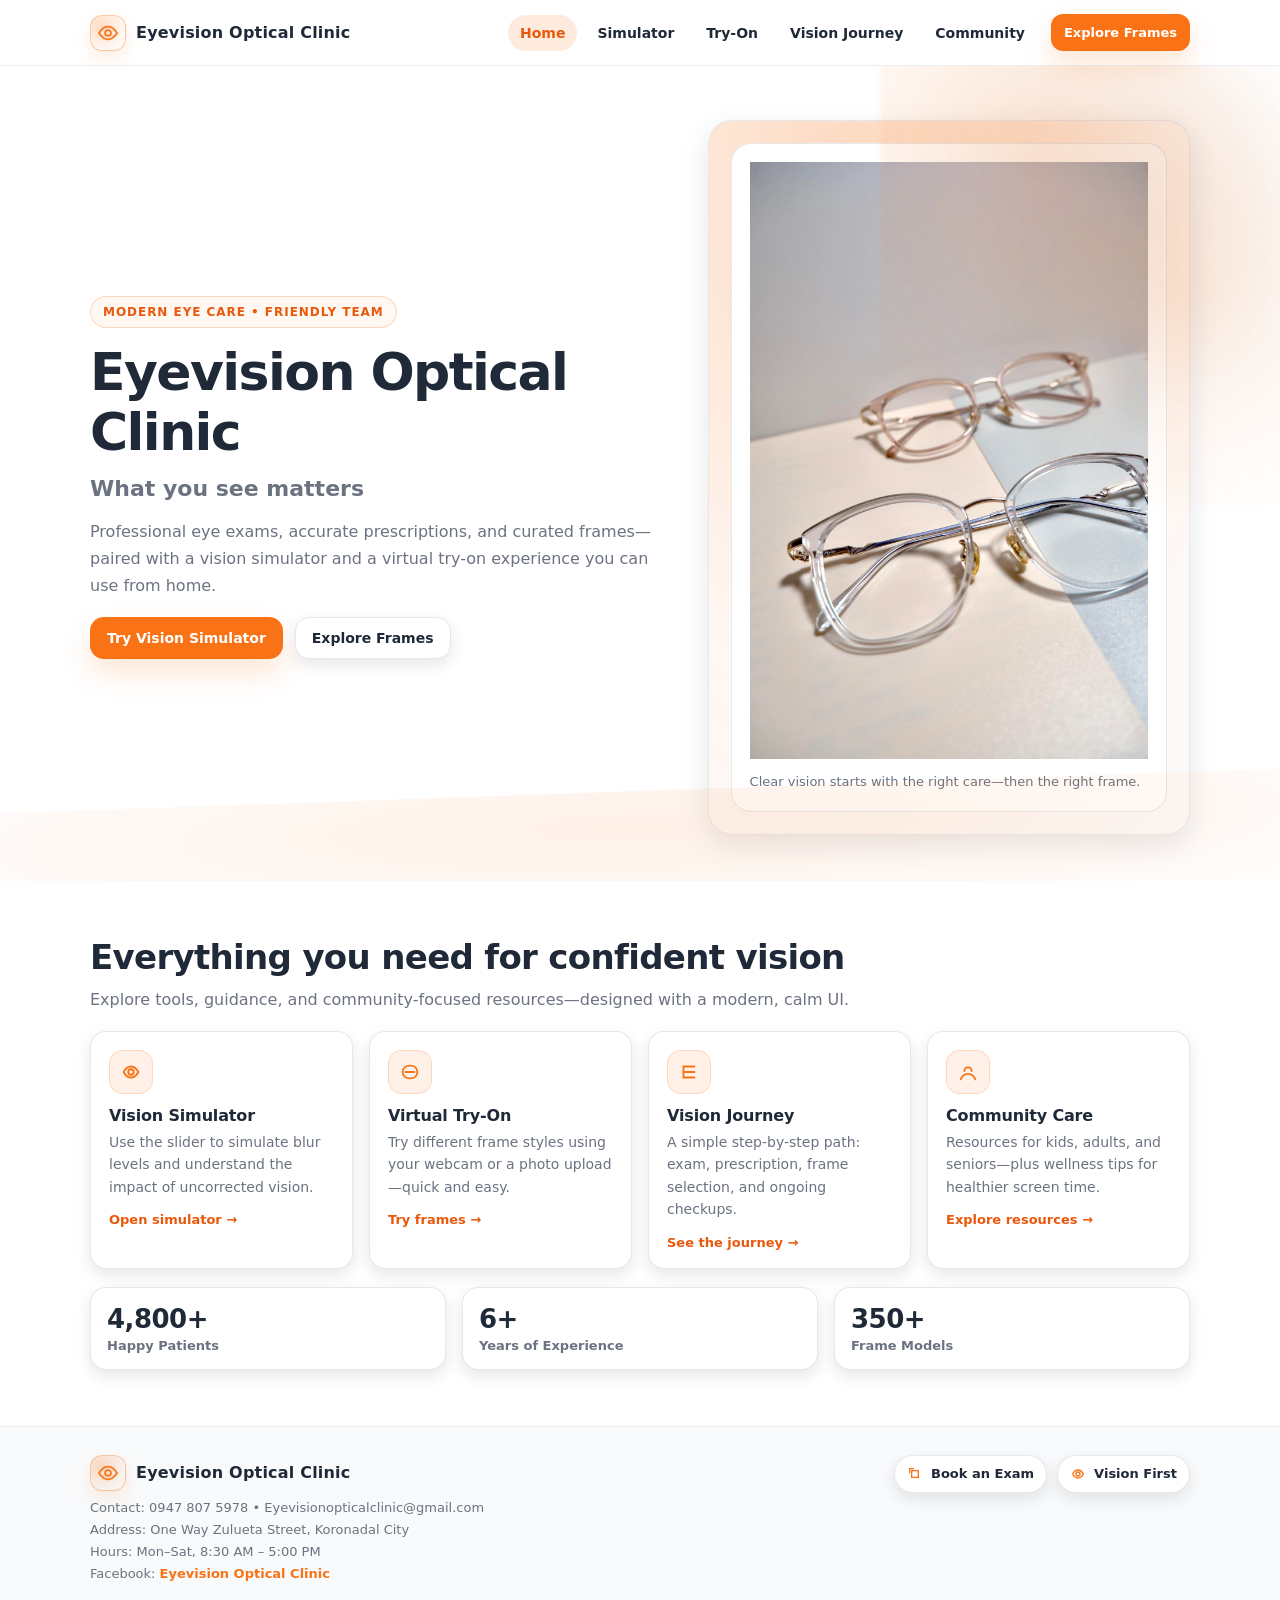
<file: index.html>
<!DOCTYPE html>
<html lang="en">
<head>
    <meta charset="UTF-8">
    <meta name="viewport" content="width=device-width, initial-scale=1.0">
    <title>Eyevision Optical Clinic — What you see matters</title>
    <meta name="description" content="Eyevision Optical Clinic — modern eye care, vision simulator, and virtual try-on for frames. What you see matters.">
    <link rel="stylesheet" href="style.css">
    <link rel="icon" type="image/png" sizes="32x32" href="images/favicon.png">


</head>
<body>
    <header class="nav">
        <div class="container nav-inner">
            <a class="brand" href="index.html" aria-label="Eyevision Optical Clinic home">
                <span class="brand-badge" aria-hidden="true">
                    <svg viewBox="0 0 24 24" fill="none">
                        <path d="M2.2 12s3.6-7 9.8-7 9.8 7 9.8 7-3.6 7-9.8 7S2.2 12 2.2 12Z" stroke="rgba(249,115,22,.95)" stroke-width="2"/>
                        <path d="M12 15.2a3.2 3.2 0 1 0 0-6.4 3.2 3.2 0 0 0 0 6.4Z" stroke="rgba(249,115,22,.95)" stroke-width="2"/>
                    </svg>
                </span>
                <span>Eyevision Optical Clinic</span>
            </a>

            <button class="nav-toggle" type="button" aria-label="Open menu" aria-expanded="false" data-nav-toggle>
                <svg viewBox="0 0 24 24" fill="none" aria-hidden="true">
                    <path d="M4 7h16M4 12h16M4 17h16" stroke="#1F2937" stroke-width="2" stroke-linecap="round"/>
                </svg>
            </button>

            <nav class="nav-links" data-nav-menu>
                <a class="nav-link" data-nav href="index.html">Home</a>
                <a class="nav-link" data-nav href="simulator.html">Simulator</a>
                <a class="nav-link" data-nav href="tryon.html">Try-On</a>
                <a class="nav-link" data-nav href="journey.html">Vision Journey</a>
                <a class="nav-link" data-nav href="community.html">Community</a>
                <a class="btn btn-primary btn-sm nav-cta" href="tryon.html">Explore Frames</a>
            </nav>
        </div>
    </header>

    <main>
        <section class="hero">
            <div class="hero-bubbles" aria-hidden="true"></div>
            <div class="hero-wave" aria-hidden="true"></div>

            <div class="container hero-grid">
                <div>
                    <div class="kicker">Modern eye care • Friendly team</div>
                    <h1>Eyevision Optical Clinic</h1>
                    <p class="motto">What you see matters</p>
                    <p>
                        Professional eye exams, accurate prescriptions, and curated frames—paired with a vision simulator and a virtual try-on experience you can use from home.
                    </p>
                    <div class="hero-actions">
                        <a class="btn btn-primary" href="simulator.html">Try Vision Simulator</a>
                        <a class="btn btn-outline" href="tryon.html">Explore Frames</a>
                    </div>
                </div>

                <div class="hero-art" aria-label="Illustration">
                    <div class="art-inner">
                        <img
                            alt="Eye and glasses illustration"
                            src="images\eyeglass.jpg"
                            loading="lazy"
                        >
                        <p class="hint" style="margin:12px 0 0;">
                            Clear vision starts with the right care—then the right frame.
                        </p>
                    </div>
                </div>
            </div>
        </section>

        <section class="section">
            <div class="container">
                <h2 class="section-title">Everything you need for confident vision</h2>
                <p class="section-subtitle">Explore tools, guidance, and community-focused resources—designed with a modern, calm UI.</p>

                <div class="grid cols-4" style="margin-top:18px;">
                    <a class="card" href="simulator.html">
                        <div class="icon" aria-hidden="true">
                            <svg viewBox="0 0 24 24" fill="none">
                                <path d="M4 12s3-6 8-6 8 6 8 6-3 6-8 6-8-6-8-6Z" stroke="#F97316" stroke-width="2"/>
                                <path d="M12 15a3 3 0 1 0 0-6 3 3 0 0 0 0 6Z" stroke="#F97316" stroke-width="2"/>
                            </svg>
                        </div>
                        <h3>Vision Simulator</h3>
                        <p>Use the slider to simulate blur levels and understand the impact of uncorrected vision.</p>
                        <div class="meta">Open simulator →</div>
                    </a>

                    <a class="card" href="tryon.html">
                        <div class="icon" aria-hidden="true">
                            <svg viewBox="0 0 24 24" fill="none">
                                <path d="M7 12h10" stroke="#F97316" stroke-width="2" stroke-linecap="round"/>
                                <path d="M4 12c0-4 3-7 8-7s8 3 8 7-3 7-8 7-8-3-8-7Z" stroke="#F97316" stroke-width="2"/>
                            </svg>
                        </div>
                        <h3>Virtual Try-On</h3>
                        <p>Try different frame styles using your webcam or a photo upload—quick and easy.</p>
                        <div class="meta">Try frames →</div>
                    </a>

                    <a class="card" href="journey.html">
                        <div class="icon" aria-hidden="true">
                            <svg viewBox="0 0 24 24" fill="none">
                                <path d="M6 6h12M6 12h12M6 18h12" stroke="#F97316" stroke-width="2" stroke-linecap="round"/>
                                <path d="M6 6v12" stroke="#F97316" stroke-width="2" stroke-linecap="round"/>
                            </svg>
                        </div>
                        <h3>Vision Journey</h3>
                        <p>A simple step-by-step path: exam, prescription, frame selection, and ongoing checkups.</p>
                        <div class="meta">See the journey →</div>
                    </a>

                    <a class="card" href="community.html">
                        <div class="icon" aria-hidden="true">
                            <svg viewBox="0 0 24 24" fill="none">
                                <path d="M16 11a4 4 0 1 0-8 0" stroke="#F97316" stroke-width="2" stroke-linecap="round"/>
                                <path d="M4 20c1.5-4 4.5-6 8-6s6.5 2 8 6" stroke="#F97316" stroke-width="2" stroke-linecap="round"/>
                            </svg>
                        </div>
                        <h3>Community Care</h3>
                        <p>Resources for kids, adults, and seniors—plus wellness tips for healthier screen time.</p>
                        <div class="meta">Explore resources →</div>
                    </a>
                </div>

                <div class="stats">
                    <div class="stat">
                        <div class="num">4,800+</div>
                        <div class="label">Happy Patients</div>
                    </div>
                    <div class="stat">
                        <div class="num">6+</div>
                        <div class="label">Years of Experience</div>
                    </div>
                    <div class="stat">
                        <div class="num">350+</div>
                        <div class="label">Frame Models</div>
                    </div>
                </div>
            </div>
        </section>

        
    </main>

    <footer>
        <div class="container footer-grid">
            <div>
                <div class="brand" style="gap:10px;">
                    <span class="brand-badge" aria-hidden="true">
                        <svg viewBox="0 0 24 24" fill="none">
                            <path d="M2.2 12s3.6-7 9.8-7 9.8 7 9.8 7-3.6 7-9.8 7S2.2 12 2.2 12Z" stroke="rgba(249,115,22,.95)" stroke-width="2"/>
                            <path d="M12 15.2a3.2 3.2 0 1 0 0-6.4 3.2 3.2 0 0 0 0 6.4Z" stroke="rgba(249,115,22,.95)" stroke-width="2"/>
                        </svg>
                    </span>
                    <span>Eyevision Optical Clinic</span>
                </div>
                <div class="footer-note">
                    Contact: 0947 807 5978 • Eyevisionopticalclinic@gmail.com<br>
                    Address: One Way Zulueta Street, Koronadal City<br>
                    Hours: Mon–Sat, 8:30 AM – 5:00 PM<br>
                    Facebook: <a href="https://www.facebook.com/eyevision.kor" target="_blank">Eyevision Optical Clinic</a>
                </div>
            </div>
            <div class="footer-links">
                <span class="chip">
                    <svg viewBox="0 0 24 24" fill="none" aria-hidden="true">
                        <path d="M7 7h10v10H7V7Z" stroke="#F97316" stroke-width="2"/>
                        <path d="M4 10V4h6" stroke="#F97316" stroke-width="2" stroke-linecap="round"/>
                    </svg>
                    Book an Exam
                </span>
                <span class="chip">
                    <svg viewBox="0 0 24 24" fill="none" aria-hidden="true">
                        <path d="M4 12s3-6 8-6 8 6 8 6-3 6-8 6-8-6-8-6Z" stroke="#F97316" stroke-width="2"/>
                        <path d="M12 15a3 3 0 1 0 0-6 3 3 0 0 0 0 6Z" stroke="#F97316" stroke-width="2"/>
                    </svg>
                    Vision First
                </span>
            </div>
        </div>
    </footer>

    <script src="script.js"></script>
</body>
</html>
</file>
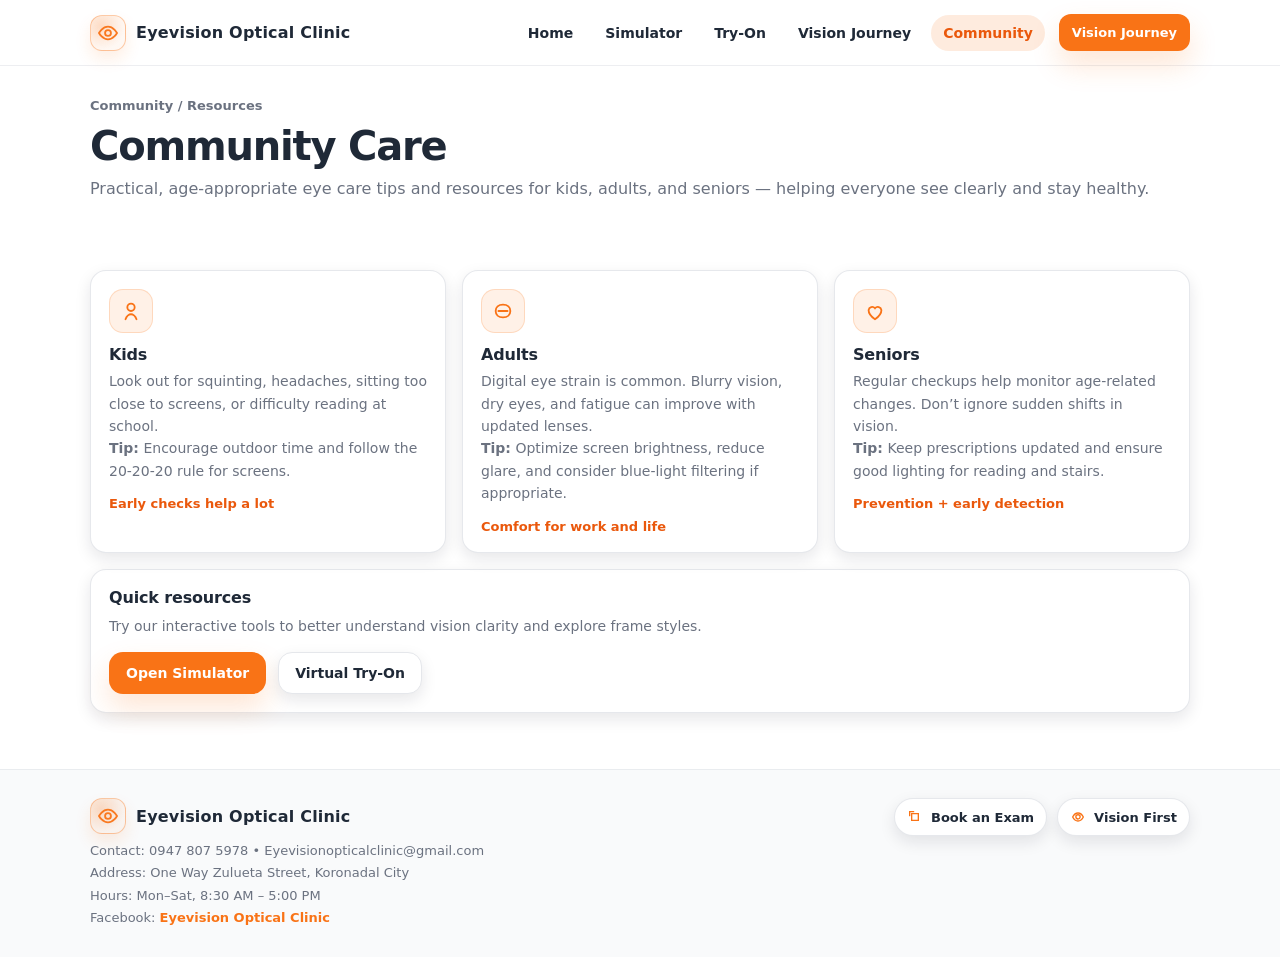
<file: community.html>
<!DOCTYPE html>
<html lang="en">
<head>
  <meta charset="UTF-8">
  <meta name="viewport" content="width=device-width, initial-scale=1.0">
  <title>Community Care — Eyevision Optical Clinic</title>
  <meta name="description" content="Eye care resources for kids, adults, and seniors — community-focused guidance from Eyevision Optical Clinic.">
  <link rel="stylesheet" href="style.css">
  <link rel="icon" type="image/png" sizes="32x32" href="images/favicon.png">
</head>
<body>
  <header class="nav">
    <div class="container nav-inner">
      <a class="brand" href="index.html" aria-label="Eyevision Optical Clinic home">
        <span class="brand-badge" aria-hidden="true">
          <svg viewBox="0 0 24 24" fill="none">
            <path d="M2.2 12s3.6-7 9.8-7 9.8 7 9.8 7-3.6 7-9.8 7S2.2 12 2.2 12Z" stroke="rgba(249,115,22,.95)" stroke-width="2"/>
            <path d="M12 15.2a3.2 3.2 0 1 0 0-6.4 3.2 3.2 0 0 0 0 6.4Z" stroke="rgba(249,115,22,.95)" stroke-width="2"/>
          </svg>
        </span>
        <span>Eyevision Optical Clinic</span>
      </a>

      <button class="nav-toggle" type="button" aria-label="Open menu" aria-expanded="false" data-nav-toggle>
        <svg viewBox="0 0 24 24" fill="none" aria-hidden="true">
          <path d="M4 7h16M4 12h16M4 17h16" stroke="#1F2937" stroke-width="2" stroke-linecap="round"/>
        </svg>
      </button>

      <nav class="nav-links" data-nav-menu>
        <a class="nav-link" data-nav href="index.html">Home</a>
        <a class="nav-link" data-nav href="simulator.html">Simulator</a>
        <a class="nav-link" data-nav href="tryon.html">Try-On</a>
        <a class="nav-link" data-nav href="journey.html">Vision Journey</a>
        <a class="nav-link" data-nav href="community.html">Community</a>
        <a class="btn btn-primary btn-sm nav-cta" href="journey.html">Vision Journey</a>
      </nav>
    </div>
  </header>

  <main>
    <section class="page-head">
      <div class="container">
        <div class="crumb">Community / Resources</div>
        <h1>Community Care</h1>
        <p>Practical, age‑appropriate eye care tips and resources for kids, adults, and seniors — helping everyone see clearly and stay healthy.</p>
      </div>
    </section>

    <section class="section">
      <div class="container">
        <div class="grid cols-3">
          <div class="card">
            <div class="icon" aria-hidden="true">
              <svg viewBox="0 0 24 24" fill="none">
                <path d="M12 12a4 4 0 1 0-4-4 4 4 0 0 0 4 4Z" stroke="#F97316" stroke-width="2"/>
                <path d="M6 21c1.2-3.6 4.2-5.5 6-5.5s4.8 1.9 6 5.5" stroke="#F97316" stroke-width="2" stroke-linecap="round"/>
              </svg>
            </div>
            <h3>Kids</h3>
            <p>Look out for squinting, headaches, sitting too close to screens, or difficulty reading at school.</p>
            <p class="hint"><b>Tip:</b> Encourage outdoor time and follow the 20‑20‑20 rule for screens.</p>
            <div class="meta">Early checks help a lot</div>
          </div>

          <div class="card">
            <div class="icon" aria-hidden="true">
              <svg viewBox="0 0 24 24" fill="none">
                <path d="M7 12h10" stroke="#F97316" stroke-width="2" stroke-linecap="round"/>
                <path d="M4 12c0-4 3-7 8-7s8 3 8 7-3 7-8 7-8-3-8-7Z" stroke="#F97316" stroke-width="2"/>
              </svg>
            </div>
            <h3>Adults</h3>
            <p>Digital eye strain is common. Blurry vision, dry eyes, and fatigue can improve with updated lenses.</p>
            <p class="hint"><b>Tip:</b> Optimize screen brightness, reduce glare, and consider blue‑light filtering if appropriate.</p>
            <div class="meta">Comfort for work and life</div>
          </div>

          <div class="card">
            <div class="icon" aria-hidden="true">
              <svg viewBox="0 0 24 24" fill="none">
                <path d="M12 21s7-4.5 7-10a4 4 0 0 0-7-2 4 4 0 0 0-7 2c0 5.5 7 10 7 10Z" stroke="#F97316" stroke-width="2"/>
              </svg>
            </div>
            <h3>Seniors</h3>
            <p>Regular checkups help monitor age‑related changes. Don’t ignore sudden shifts in vision.</p>
            <p class="hint"><b>Tip:</b> Keep prescriptions updated and ensure good lighting for reading and stairs.</p>
            <div class="meta">Prevention + early detection</div>
          </div>
        </div>

        <div class="card" style="margin-top:16px;">
          <h3 style="margin:0 0 8px;">Quick resources</h3>
          <p style="margin:0; color:var(--muted); line-height:1.7;">
            Try our interactive tools to better understand vision clarity and explore frame styles.
          </p>
          <div style="display:flex; gap:12px; flex-wrap:wrap; margin-top:14px;">
            <a class="btn btn-primary" href="simulator.html">Open Simulator</a>
            <a class="btn btn-outline" href="tryon.html">Virtual Try‑On</a>
          </div>
        </div>
      </div>
    </section>
  </main>

  <footer>
    <div class="container footer-grid">
      <div>
        <div class="brand" style="gap:10px;">
          <span class="brand-badge" aria-hidden="true">
            <svg viewBox="0 0 24 24" fill="none">
              <path d="M2.2 12s3.6-7 9.8-7 9.8 7 9.8 7-3.6 7-9.8 7S2.2 12 2.2 12Z" stroke="rgba(249,115,22,.95)" stroke-width="2"/>
              <path d="M12 15.2a3.2 3.2 0 1 0 0-6.4 3.2 3.2 0 0 0 0 6.4Z" stroke="rgba(249,115,22,.95)" stroke-width="2"/>
            </svg>
          </span>
          <span>Eyevision Optical Clinic</span>
        </div>
        <div class="footer-note">
          Contact: 0947 807 5978 • Eyevisionopticalclinic@gmail.com<br>
          Address: One Way Zulueta Street, Koronadal City<br>
          Hours: Mon–Sat, 8:30 AM – 5:00 PM<br>
          Facebook: <a href="https://www.facebook.com/eyevision.kor" target="_blank">Eyevision Optical Clinic</a>
        </div>
      </div>
      <div class="footer-links">
        <span class="chip">
          <svg viewBox="0 0 24 24" fill="none" aria-hidden="true">
            <path d="M7 7h10v10H7V7Z" stroke="#F97316" stroke-width="2"/>
            <path d="M4 10V4h6" stroke="#F97316" stroke-width="2" stroke-linecap="round"/>
          </svg>
          Book an Exam
        </span>
        <span class="chip">
          <svg viewBox="0 0 24 24" fill="none" aria-hidden="true">
            <path d="M4 12s3-6 8-6 8 6 8 6-3 6-8 6-8-6-8-6Z" stroke="#F97316" stroke-width="2"/>
            <path d="M12 15a3 3 0 1 0 0-6.4 3.2 3.2 0 0 0 0 6.4Z" stroke="#F97316" stroke-width="2"/>
          </svg>
          Vision First
        </span>
      </div>
    </div>
  </footer>

  <script src="script.js"></script>
</body>
</html>
</file>
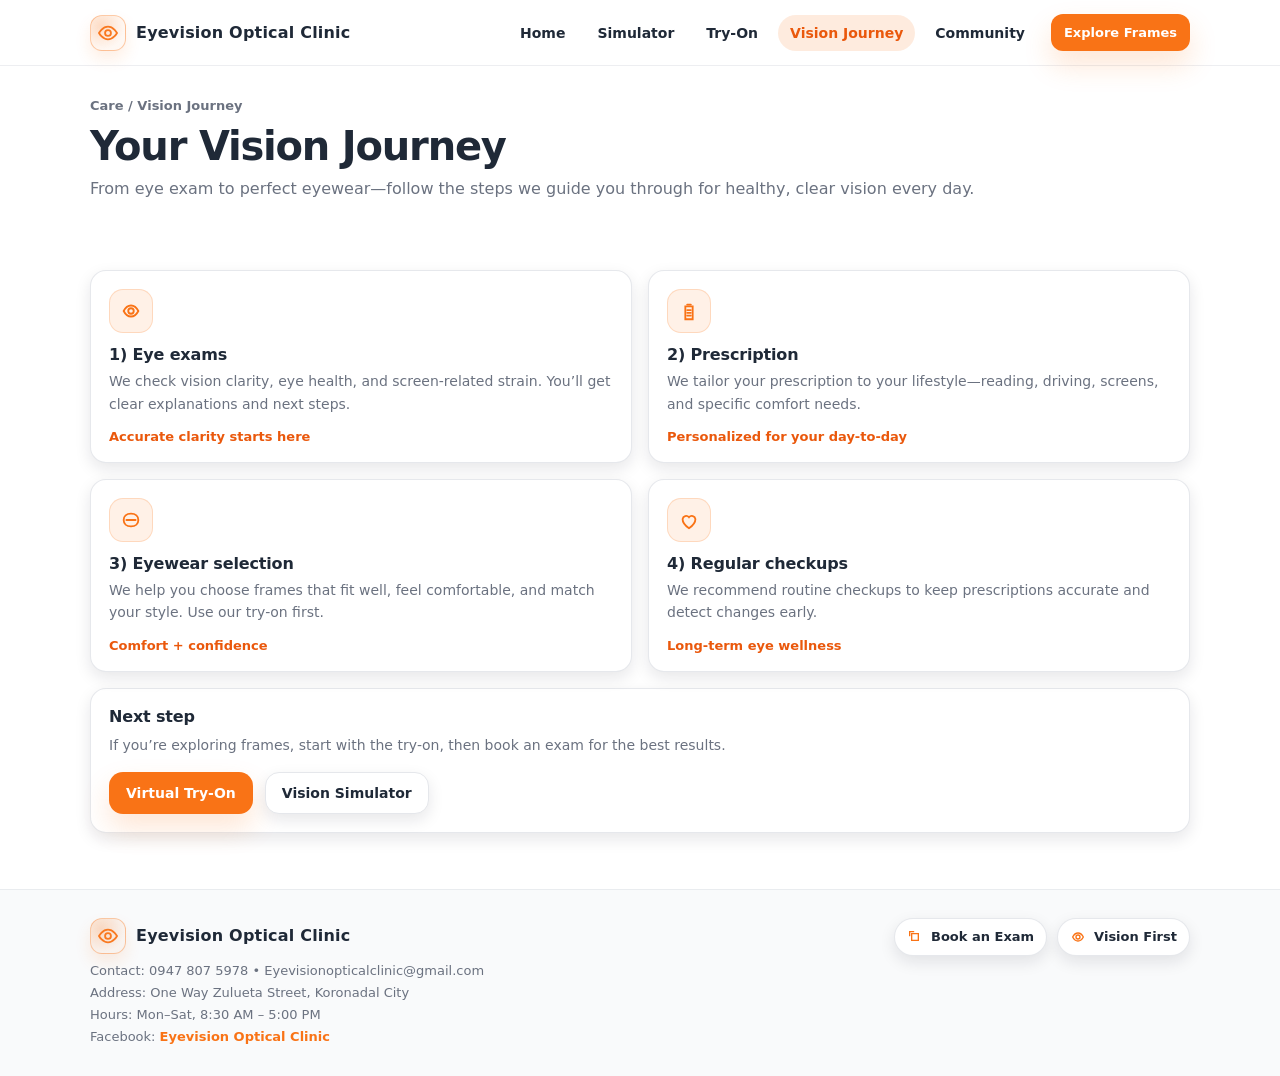
<file: journey.html>
<!DOCTYPE html>
<html lang="en">
<head>
  <meta charset="UTF-8">
  <meta name="viewport" content="width=device-width, initial-scale=1.0">
  <title>Vision Journey — Eyevision Optical Clinic</title>
  <meta name="description" content="A step-by-step vision care journey: exams, prescription, eyewear selection, and regular checkups.">
  <link rel="stylesheet" href="style.css">
  <link rel="icon" type="image/png" sizes="32x32" href="images/favicon.png">
</head>
<body>
  <header class="nav">
    <div class="container nav-inner">
      <a class="brand" href="index.html" aria-label="Eyevision Optical Clinic home">
        <span class="brand-badge" aria-hidden="true">
          <svg viewBox="0 0 24 24" fill="none">
            <path d="M2.2 12s3.6-7 9.8-7 9.8 7 9.8 7-3.6 7-9.8 7S2.2 12 2.2 12Z" stroke="rgba(249,115,22,.95)" stroke-width="2"/>
            <path d="M12 15.2a3.2 3.2 0 1 0 0-6.4 3.2 3.2 0 0 0 0 6.4Z" stroke="rgba(249,115,22,.95)" stroke-width="2"/>
          </svg>
        </span>
        <span>Eyevision Optical Clinic</span>
      </a>

      <button class="nav-toggle" type="button" aria-label="Open menu" aria-expanded="false" data-nav-toggle>
        <svg viewBox="0 0 24 24" fill="none" aria-hidden="true">
          <path d="M4 7h16M4 12h16M4 17h16" stroke="#1F2937" stroke-width="2" stroke-linecap="round"/>
        </svg>
      </button>

      <nav class="nav-links" data-nav-menu>
        <a class="nav-link" data-nav href="index.html">Home</a>
        <a class="nav-link" data-nav href="simulator.html">Simulator</a>
        <a class="nav-link" data-nav href="tryon.html">Try-On</a>
        <a class="nav-link" data-nav href="journey.html">Vision Journey</a>
        <a class="nav-link" data-nav href="community.html">Community</a>
        <a class="btn btn-primary btn-sm nav-cta" href="tryon.html">Explore Frames</a>
      </nav>
    </div>
  </header>

  <main>
    <section class="page-head">
      <div class="container">
        <div class="crumb">Care / Vision Journey</div>
        <h1>Your Vision Journey</h1>
        <p>From eye exam to perfect eyewear—follow the steps we guide you through for healthy, clear vision every day.</p>
      </div>
    </section>

    <section class="section">
      <div class="container">
        <div class="grid cols-2">
          <div class="card">
            <div class="icon" aria-hidden="true">
              <svg viewBox="0 0 24 24" fill="none">
                <path d="M4 12s3-6 8-6 8 6 8 6-3 6-8 6-8-6-8-6Z" stroke="#F97316" stroke-width="2"/>
                <path d="M12 15a3 3 0 1 0 0-6 3 3 0 0 0 0 6Z" stroke="#F97316" stroke-width="2"/>
              </svg>
            </div>
            <h3>1) Eye exams</h3>
            <p>We check vision clarity, eye health, and screen‑related strain. You’ll get clear explanations and next steps.</p>
            <div class="meta">Accurate clarity starts here</div>
          </div>

          <div class="card">
            <div class="icon" aria-hidden="true">
              <svg viewBox="0 0 24 24" fill="none">
                <path d="M8 7h8v14H8V7Z" stroke="#F97316" stroke-width="2"/>
                <path d="M10 5h4" stroke="#F97316" stroke-width="2" stroke-linecap="round"/>
                <path d="M10 11h4M10 14h4M10 17h4" stroke="#F97316" stroke-width="2" stroke-linecap="round"/>
              </svg>
            </div>
            <h3>2) Prescription</h3>
            <p>We tailor your prescription to your lifestyle—reading, driving, screens, and specific comfort needs.</p>
            <div class="meta">Personalized for your day‑to‑day</div>
          </div>

          <div class="card">
            <div class="icon" aria-hidden="true">
              <svg viewBox="0 0 24 24" fill="none">
                <path d="M7 12h10" stroke="#F97316" stroke-width="2" stroke-linecap="round"/>
                <path d="M4 12c0-4 3-7 8-7s8 3 8 7-3 7-8 7-8-3-8-7Z" stroke="#F97316" stroke-width="2"/>
              </svg>
            </div>
            <h3>3) Eyewear selection</h3>
            <p>We help you choose frames that fit well, feel comfortable, and match your style. Use our try‑on first.</p>
            <div class="meta">Comfort + confidence</div>
          </div>

          <div class="card">
            <div class="icon" aria-hidden="true">
              <svg viewBox="0 0 24 24" fill="none">
                <path d="M12 21s7-4.5 7-10a4 4 0 0 0-7-2 4 4 0 0 0-7 2c0 5.5 7 10 7 10Z" stroke="#F97316" stroke-width="2"/>
              </svg>
            </div>
            <h3>4) Regular checkups</h3>
            <p>We recommend routine checkups to keep prescriptions accurate and detect changes early.</p>
            <div class="meta">Long‑term eye wellness</div>
          </div>
        </div>

        <div class="card" style="margin-top:16px;">
          <h3 style="margin:0 0 8px;">Next step</h3>
          <p style="margin:0; color:var(--muted); line-height:1.7;">
            If you’re exploring frames, start with the try‑on, then book an exam for the best results.
          </p>
          <div style="display:flex; gap:12px; flex-wrap:wrap; margin-top:14px;">
            <a class="btn btn-primary" href="tryon.html">Virtual Try‑On</a>
            <a class="btn btn-outline" href="simulator.html">Vision Simulator</a>
          </div>
        </div>
      </div>
    </section>
  </main>

  <footer>
    <div class="container footer-grid">
      <div>
        <div class="brand" style="gap:10px;">
          <span class="brand-badge" aria-hidden="true">
            <svg viewBox="0 0 24 24" fill="none">
              <path d="M2.2 12s3.6-7 9.8-7 9.8 7 9.8 7-3.6 7-9.8 7S2.2 12 2.2 12Z" stroke="rgba(249,115,22,.95)" stroke-width="2"/>
              <path d="M12 15.2a3.2 3.2 0 1 0 0-6.4 3.2 3.2 0 0 0 0 6.4Z" stroke="rgba(249,115,22,.95)" stroke-width="2"/>
            </svg>
          </span>
          <span>Eyevision Optical Clinic</span>
        </div>
        <div class="footer-note">
          Contact: 0947 807 5978 • Eyevisionopticalclinic@gmail.com<br>
          Address: One Way Zulueta Street, Koronadal City<br>
          Hours: Mon–Sat, 8:30 AM – 5:00 PM<br>
          Facebook: <a href="https://www.facebook.com/eyevision.kor" target="_blank">Eyevision Optical Clinic</a>
        </div>
      </div>
      <div class="footer-links">
        <span class="chip">
          <svg viewBox="0 0 24 24" fill="none" aria-hidden="true">
            <path d="M7 7h10v10H7V7Z" stroke="#F97316" stroke-width="2"/>
            <path d="M4 10V4h6" stroke="#F97316" stroke-width="2" stroke-linecap="round"/>
          </svg>
          Book an Exam
        </span>
        <span class="chip">
          <svg viewBox="0 0 24 24" fill="none" aria-hidden="true">
            <path d="M4 12s3-6 8-6 8 6 8 6-3 6-8 6-8-6-8-6Z" stroke="#F97316" stroke-width="2"/>
            <path d="M12 15a3 3 0 1 0 0-6 3 3 0 0 0 0 6Z" stroke="#F97316" stroke-width="2"/>
          </svg>
          Vision First
        </span>
      </div>
    </div>
  </footer>

  <script src="script.js"></script>
</body>
</html>
</file>
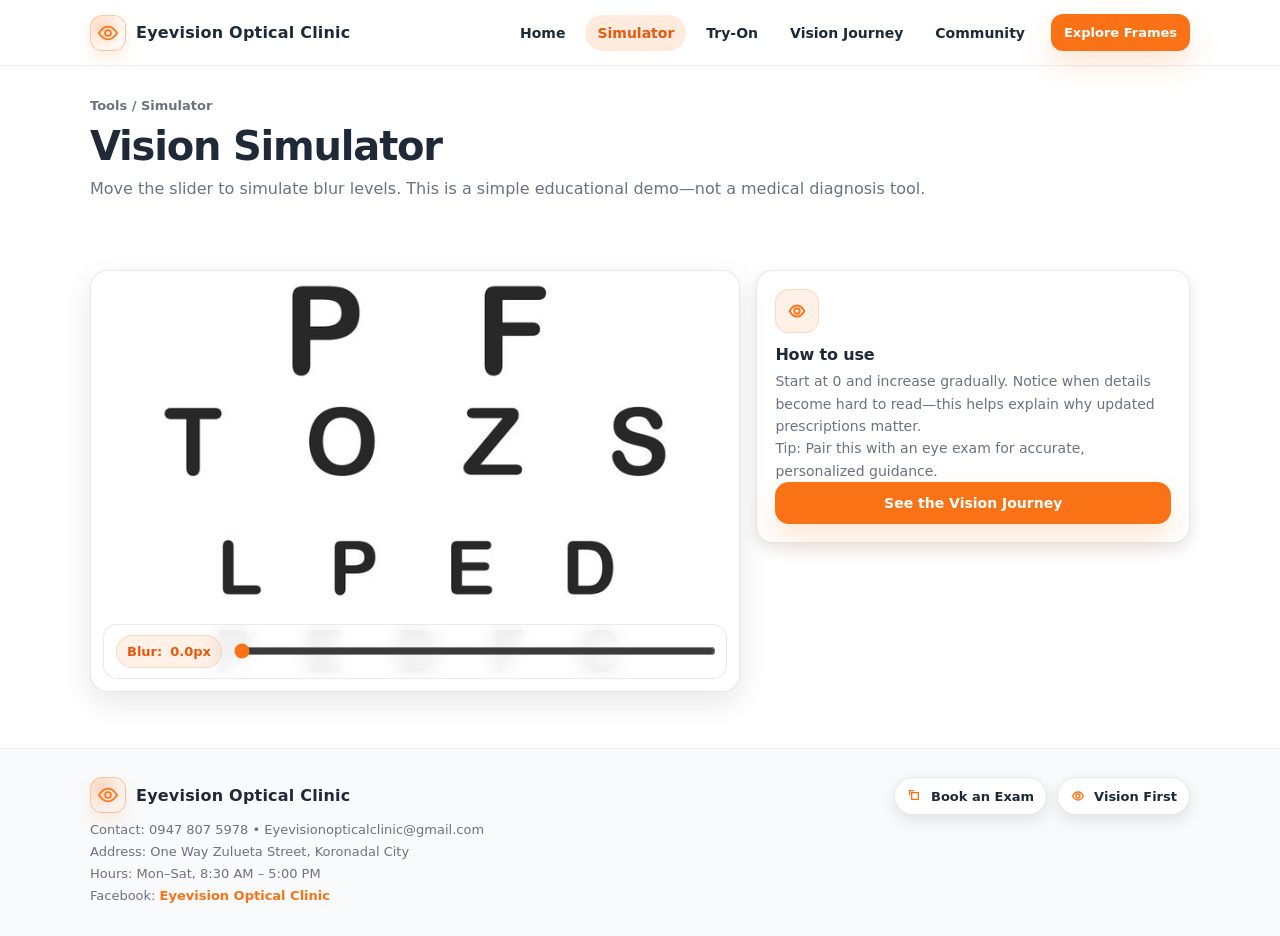
<file: simulator.html>
<!DOCTYPE html>
<html lang="en">
<head>
  <meta charset="UTF-8">
  <meta name="viewport" content="width=device-width, initial-scale=1.0">
  <title>Vision Simulator — Eyevision Optical Clinic</title>
  <meta name="description" content="Use the Eyevision Vision Simulator to explore blur levels with a simple slider.">
  <link rel="stylesheet" href="style.css">
  <link rel="icon" type="image/png" sizes="32x32" href="images/favicon.png">
</head>
<body>
  <header class="nav">
    <div class="container nav-inner">
      <a class="brand" href="index.html" aria-label="Eyevision Optical Clinic home">
        <span class="brand-badge" aria-hidden="true">
          <svg viewBox="0 0 24 24" fill="none">
            <path d="M2.2 12s3.6-7 9.8-7 9.8 7 9.8 7-3.6 7-9.8 7S2.2 12 2.2 12Z" stroke="rgba(249,115,22,.95)" stroke-width="2"/>
            <path d="M12 15.2a3.2 3.2 0 1 0 0-6.4 3.2 3.2 0 0 0 0 6.4Z" stroke="rgba(249,115,22,.95)" stroke-width="2"/>
          </svg>
        </span>
        <span>Eyevision Optical Clinic</span>
      </a>

      <button class="nav-toggle" type="button" aria-label="Open menu" aria-expanded="false" data-nav-toggle>
        <svg viewBox="0 0 24 24" fill="none" aria-hidden="true">
          <path d="M4 7h16M4 12h16M4 17h16" stroke="#1F2937" stroke-width="2" stroke-linecap="round"/>
        </svg>
      </button>

      <nav class="nav-links" data-nav-menu>
        <a class="nav-link" data-nav href="index.html">Home</a>
        <a class="nav-link" data-nav href="simulator.html">Simulator</a>
        <a class="nav-link" data-nav href="tryon.html">Try-On</a>
        <a class="nav-link" data-nav href="journey.html">Vision Journey</a>
        <a class="nav-link" data-nav href="community.html">Community</a>
        <a class="btn btn-primary btn-sm nav-cta" href="tryon.html">Explore Frames</a>
      </nav>
    </div>
  </header>

  <main>
    <section class="page-head">
      <div class="container">
        <div class="crumb">Tools / Simulator</div>
        <h1>Vision Simulator</h1>
        <p>Move the slider to simulate blur levels. This is a simple educational demo—not a medical diagnosis tool.</p>
      </div>
    </section>

    <section class="section">
      <div class="container sim-grid">
        <div class="sim-image-wrap">
          <img
            data-sim-image
            alt="Street scene for vision simulation"
            src="images\eye_test.jpg"
            loading="lazy"
            style="--blur: 0px;"
          >
          <div class="sim-overlay">
            <span class="pill">Blur: <span data-sim-output>0.0px</span></span>
            <div class="range" aria-label="Blur slider">
              <label class="sr-only" for="blurRange">Blur level</label>
              <input id="blurRange" data-sim-slider type="range" min="0" max="70" value="0">
            </div>
          </div>
        </div>

        <div class="card">
          <div class="icon" aria-hidden="true">
            <svg viewBox="0 0 24 24" fill="none">
              <path d="M4 12s3-6 8-6 8 6 8 6-3 6-8 6-8-6-8-6Z" stroke="#F97316" stroke-width="2"/>
              <path d="M12 15a3 3 0 1 0 0-6 3 3 0 0 0 0 6Z" stroke="#F97316" stroke-width="2"/>
            </svg>
          </div>
          <h3>How to use</h3>
          <p>Start at 0 and increase gradually. Notice when details become hard to read—this helps explain why updated prescriptions matter.</p>
          <p class="hint">
            Tip: Pair this with an eye exam for accurate, personalized guidance.
          </p>
          <a class="btn btn-primary btn-block" href="journey.html">See the Vision Journey</a>
        </div>
      </div>
    </section>
  </main>

  <footer>
    <div class="container footer-grid">
      <div>
        <div class="brand" style="gap:10px;">
          <span class="brand-badge" aria-hidden="true">
            <svg viewBox="0 0 24 24" fill="none">
              <path d="M2.2 12s3.6-7 9.8-7 9.8 7 9.8 7-3.6 7-9.8 7S2.2 12 2.2 12Z" stroke="rgba(249,115,22,.95)" stroke-width="2"/>
              <path d="M12 15.2a3.2 3.2 0 1 0 0-6.4 3.2 3.2 0 0 0 0 6.4Z" stroke="rgba(249,115,22,.95)" stroke-width="2"/>
            </svg>
          </span>
          <span>Eyevision Optical Clinic</span>
        </div>
        <div class="footer-note">
          Contact: 0947 807 5978 • Eyevisionopticalclinic@gmail.com<br>
          Address: One Way Zulueta Street, Koronadal City<br>
          Hours: Mon–Sat, 8:30 AM – 5:00 PM<br>
          Facebook: <a href="https://www.facebook.com/eyevision.kor" target="_blank">Eyevision Optical Clinic</a>
        </div>
      </div>
      <div class="footer-links">
        <span class="chip">
          <svg viewBox="0 0 24 24" fill="none" aria-hidden="true">
            <path d="M7 7h10v10H7V7Z" stroke="#F97316" stroke-width="2"/>
            <path d="M4 10V4h6" stroke="#F97316" stroke-width="2" stroke-linecap="round"/>
          </svg>
          Book an Exam
        </span>
        <span class="chip">
          <svg viewBox="0 0 24 24" fill="none" aria-hidden="true">
            <path d="M4 12s3-6 8-6 8 6 8 6-3 6-8 6-8-6-8-6Z" stroke="#F97316" stroke-width="2"/>
            <path d="M12 15a3 3 0 1 0 0-6 3 3 0 0 0 0 6Z" stroke="#F97316" stroke-width="2"/>
          </svg>
          Vision First
        </span>
      </div>
    </div>
  </footer>

  <script src="script.js"></script>
</body>
</html>
</file>
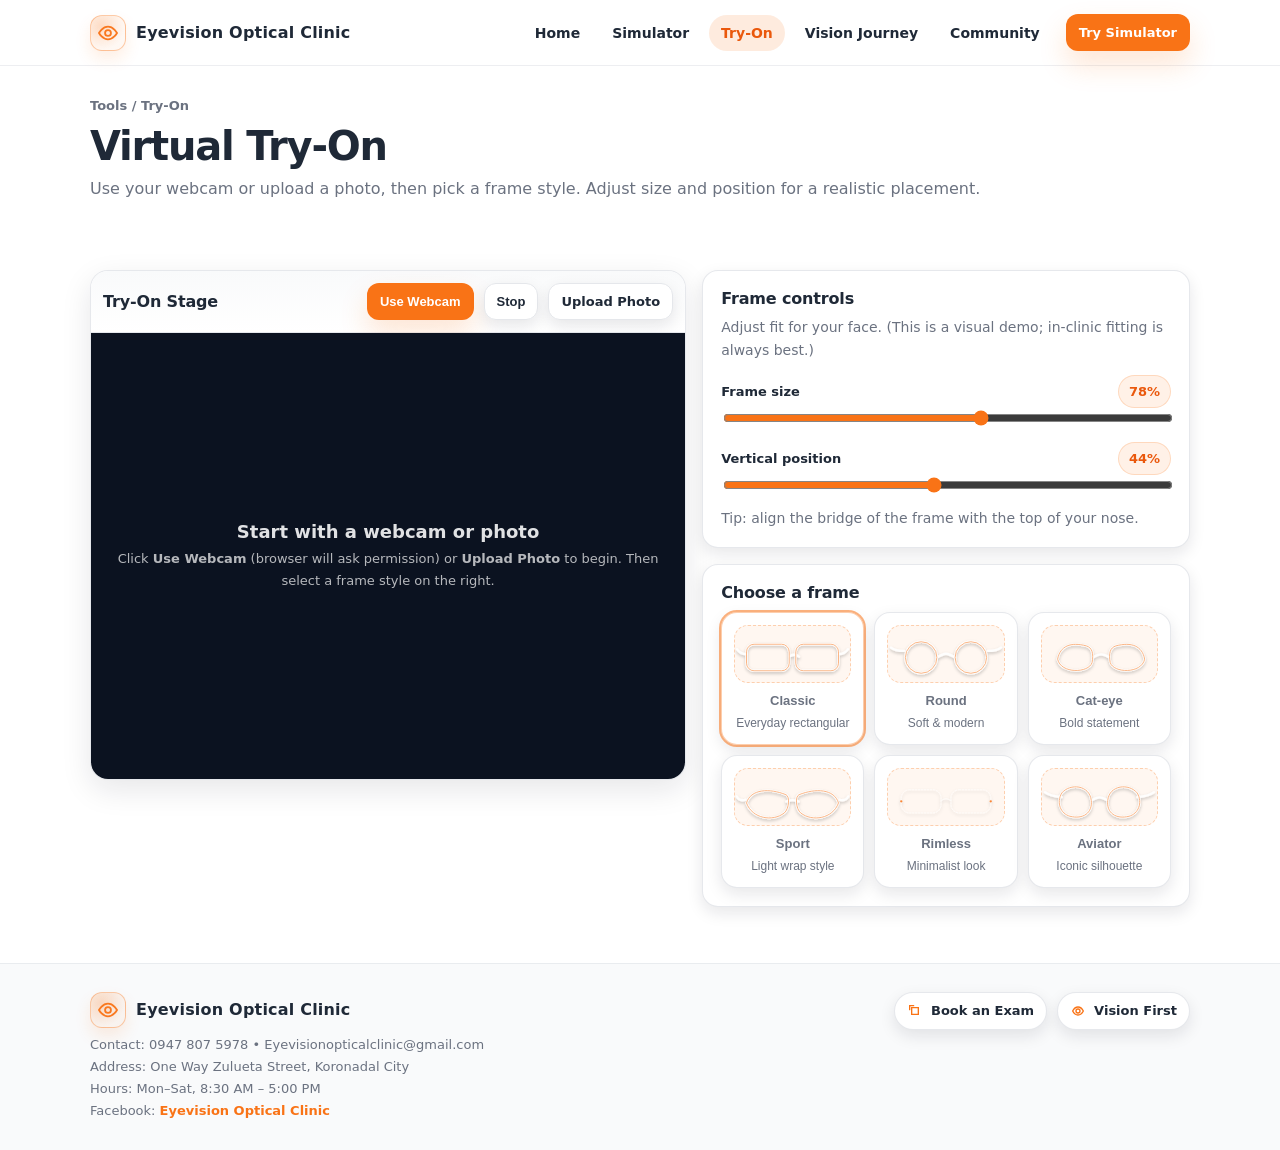
<file: tryon.html>
<!DOCTYPE html>
<html lang="en">
<head>
  <meta charset="UTF-8">
  <meta name="viewport" content="width=device-width, initial-scale=1.0">
  <title>Virtual Try-On — Eyevision Optical Clinic</title>
  <meta name="description" content="Virtual try-on for eyeglass frames using webcam or a photo upload.">
  <link rel="stylesheet" href="style.css">
  <link rel="icon" type="image/png" sizes="32x32" href="images/favicon.png">
</head>
<body>
  <header class="nav">
    <div class="container nav-inner">
      <a class="brand" href="index.html" aria-label="Eyevision Optical Clinic home">
        <span class="brand-badge" aria-hidden="true">
          <svg viewBox="0 0 24 24" fill="none">
            <path d="M2.2 12s3.6-7 9.8-7 9.8 7 9.8 7-3.6 7-9.8 7S2.2 12 2.2 12Z" stroke="rgba(249,115,22,.95)" stroke-width="2"/>
            <path d="M12 15.2a3.2 3.2 0 1 0 0-6.4 3.2 3.2 0 0 0 0 6.4Z" stroke="rgba(249,115,22,.95)" stroke-width="2"/>
          </svg>
        </span>
        <span>Eyevision Optical Clinic</span>
      </a>

      <button class="nav-toggle" type="button" aria-label="Open menu" aria-expanded="false" data-nav-toggle>
        <svg viewBox="0 0 24 24" fill="none" aria-hidden="true">
          <path d="M4 7h16M4 12h16M4 17h16" stroke="#1F2937" stroke-width="2" stroke-linecap="round"/>
        </svg>
      </button>

      <nav class="nav-links" data-nav-menu>
        <a class="nav-link" data-nav href="index.html">Home</a>
        <a class="nav-link" data-nav href="simulator.html">Simulator</a>
        <a class="nav-link" data-nav href="tryon.html">Try-On</a>
        <a class="nav-link" data-nav href="journey.html">Vision Journey</a>
        <a class="nav-link" data-nav href="community.html">Community</a>
        <a class="btn btn-primary btn-sm nav-cta" href="simulator.html">Try Simulator</a>
      </nav>
    </div>
  </header>

  <main>
    <section class="page-head">
      <div class="container">
        <div class="crumb">Tools / Try-On</div>
        <h1>Virtual Try‑On</h1>
        <p>Use your webcam or upload a photo, then pick a frame style. Adjust size and position for a realistic placement.</p>
      </div>
    </section>

    <section class="section">
      <div class="container tryon-grid">
        <div class="stage">
          <div class="stage-top">
            <div class="stage-title">Try‑On Stage</div>
            <div style="display:flex; gap:10px; flex-wrap:wrap; justify-content:flex-end;">
              <button class="btn btn-primary btn-sm" type="button" data-tryon-webcam>Use Webcam</button>
              <button class="btn btn-outline btn-sm" type="button" data-tryon-stop>Stop</button>
              <label class="btn btn-outline btn-sm" style="cursor:pointer;">
                Upload Photo
                <input class="sr-only" data-tryon-file type="file" accept="image/*">
              </label>
            </div>
          </div>

          <div class="stage-view" data-tryon-stage>
            <div class="stage-empty" data-tryon-empty>
              <div>
                <strong>Start with a webcam or photo</strong>
                <span>
                  Click <b>Use Webcam</b> (browser will ask permission) or <b>Upload Photo</b> to begin.
                  Then select a frame style on the right.
                </span>
              </div>
            </div>

            <video data-tryon-video playsinline muted></video>
            <img data-tryon-img alt="Uploaded photo for try-on" />
            <canvas data-tryon-canvas></canvas>
          </div>
        </div>

        <div>
          <div class="card">
            <h3 style="margin:0 0 8px;">Frame controls</h3>
            <p style="margin:0; color:var(--muted); line-height:1.6; font-size:14px;">
              Adjust fit for your face. (This is a visual demo; in‑clinic fitting is always best.)
            </p>

            <div style="margin-top:14px;">
              <div style="display:flex; align-items:center; justify-content:space-between; gap:10px;">
                <label for="sizeRange" style="font-weight:900; font-size:13px;">Frame size</label>
                <span class="pill"><span data-tryon-size-out>78%</span></span>
              </div>
              <input id="sizeRange" data-tryon-size type="range" min="55" max="95" value="78">
            </div>

            <div style="margin-top:12px;">
              <div style="display:flex; align-items:center; justify-content:space-between; gap:10px;">
                <label for="posYRange" style="font-weight:900; font-size:13px;">Vertical position</label>
                <span class="pill"><span data-tryon-posy-out>44%</span></span>
              </div>
              <input id="posYRange" data-tryon-posy type="range" min="30" max="60" value="44">
              <p class="hint" style="margin:10px 0 0;">
                Tip: align the bridge of the frame with the top of your nose.
              </p>
            </div>
          </div>

          <div class="card" style="margin-top:16px;">
            <h3 style="margin:0 0 10px;">Choose a frame</h3>
            <div class="thumbs" data-tryon-thumbs>
              <!-- injected by script.js -->
            </div>
          </div>
        </div>
      </div>
    </section>
  </main>

  <footer>
    <div class="container footer-grid">
      <div>
        <div class="brand" style="gap:10px;">
          <span class="brand-badge" aria-hidden="true">
            <svg viewBox="0 0 24 24" fill="none">
              <path d="M2.2 12s3.6-7 9.8-7 9.8 7 9.8 7-3.6 7-9.8 7S2.2 12 2.2 12Z" stroke="rgba(249,115,22,.95)" stroke-width="2"/>
              <path d="M12 15.2a3.2 3.2 0 1 0 0-6.4 3.2 3.2 0 0 0 0 6.4Z" stroke="rgba(249,115,22,.95)" stroke-width="2"/>
            </svg>
          </span>
          <span>Eyevision Optical Clinic</span>
        </div>
        <div class="footer-note">
          Contact: 0947 807 5978 • Eyevisionopticalclinic@gmail.com<br>
          Address: One Way Zulueta Street, Koronadal City<br>
          Hours: Mon–Sat, 8:30 AM – 5:00 PM<br>
          Facebook: <a href="https://www.facebook.com/eyevision.kor" target="_blank">Eyevision Optical Clinic</a>
        </div>
      </div>
      <div class="footer-links">
        <span class="chip">
          <svg viewBox="0 0 24 24" fill="none" aria-hidden="true">
            <path d="M7 7h10v10H7V7Z" stroke="#F97316" stroke-width="2"/>
            <path d="M4 10V4h6" stroke="#F97316" stroke-width="2" stroke-linecap="round"/>
          </svg>
          Book an Exam
        </span>
        <span class="chip">
          <svg viewBox="0 0 24 24" fill="none" aria-hidden="true">
            <path d="M4 12s3-6 8-6 8 6 8 6-3 6-8 6-8-6-8-6Z" stroke="#F97316" stroke-width="2"/>
            <path d="M12 15a3 3 0 1 0 0-6 3 3 0 0 0 0 6Z" stroke="#F97316" stroke-width="2"/>
          </svg>
          Vision First
        </span>
      </div>
    </div>
  </footer>

  <script src="script.js"></script>
</body>
</html>
</file>
<file: style.css>
/* Eyevision Optical Clinic — styles
   Theme:
   - Primary: #F97316
   - Secondary text: #1F2937
   - Backgrounds: #FFFFFF / #F9FAFB
*/

:root{
  --primary:#F97316;
  --primary-600:#EA580C;
  --text:#1F2937;
  --muted:#6B7280;
  --bg:#FFFFFF;
  --bg-soft:#F9FAFB;
  --card:#FFFFFF;
  --border:#E5E7EB;
  --shadow: 0 10px 30px rgba(17,24,39,.10);
  --shadow-sm: 0 6px 16px rgba(17,24,39,.10);
  --radius: 16px;
}

*{box-sizing:border-box}
html{scroll-behavior:smooth}
body{
  margin:0;
  font-family: ui-sans-serif, system-ui, -apple-system, Segoe UI, Roboto, Helvetica, Arial, "Apple Color Emoji","Segoe UI Emoji";
  color:var(--text);
  background:var(--bg);
}
img{max-width:100%; display:block}
a{color:inherit; text-decoration:none}

.container{
  width:min(1100px, 92vw);
  margin-inline:auto;
}

/* Navbar */
.nav{
  position:sticky;
  top:0;
  z-index:50;
  background:rgba(255,255,255,.85);
  backdrop-filter: blur(10px);
  border-bottom: 1px solid rgba(229,231,235,.7);
}
.nav-inner{
  display:flex;
  align-items:center;
  justify-content:space-between;
  gap:16px;
  padding:14px 0;
}
.brand{
  display:flex;
  align-items:center;
  gap:10px;
  font-weight:800;
  letter-spacing:.2px;
}
.brand-badge{
  width:36px;height:36px;border-radius:12px;
  background: radial-gradient(70% 70% at 30% 30%, rgba(249,115,22,.25), rgba(249,115,22,.05));
  border:1px solid rgba(249,115,22,.35);
  box-shadow: 0 8px 16px rgba(249,115,22,.12);
  display:grid; place-items:center;
}
.brand-badge svg{width:22px;height:22px}
.nav-links{
  display:flex;
  align-items:center;
  gap:8px;
}
.nav-link{
  padding:10px 12px;
  border-radius: 999px;
  color:var(--text);
  font-weight:600;
  font-size:14px;
  transition: transform .18s ease, background-color .18s ease, color .18s ease;
}
.nav-link:hover{
  background: rgba(249,115,22,.10);
  transform: translateY(-1px);
}
.nav-link.active{
  background: rgba(249,115,22,.14);
  color: var(--primary-600);
}
.nav-cta{
  margin-left:6px;
}
.nav-toggle{
  display:none;
  border:1px solid var(--border);
  background:#fff;
  border-radius: 12px;
  width:44px;height:44px;
  box-shadow: var(--shadow-sm);
  cursor:pointer;
}
.nav-toggle:active{transform: translateY(1px)}
.nav-toggle svg{width:22px;height:22px}

@media (max-width: 860px){
  .nav-toggle{display:inline-grid; place-items:center}
  .nav-links{
    position:absolute;
    left:0; right:0;
    top:64px;
    background: rgba(255,255,255,.96);
    border-bottom:1px solid var(--border);
    padding:10px 4vw 16px;
    display:none;
    flex-direction:column;
    align-items:stretch;
    gap:6px;
  }
  .nav-links.open{display:flex}
  .nav-link{border-radius: 14px}
  .nav-cta{margin-left:0}
}

/* Buttons */
.btn{
  display:inline-flex;
  align-items:center;
  justify-content:center;
  gap:10px;
  padding:12px 16px;
  border-radius: 14px;
  border:1px solid transparent;
  font-weight:700;
  font-size:14px;
  cursor:pointer;
  transition: transform .18s ease, box-shadow .18s ease, background-color .18s ease, border-color .18s ease, color .18s ease;
  user-select:none;
}
.btn:active{transform: translateY(1px)}
.btn-primary{
  background: var(--primary);
  color:#fff;
  box-shadow: 0 14px 28px rgba(249,115,22,.18);
}
.btn-primary:hover{background: var(--primary-600)}
.btn-outline{
  background:#fff;
  color:var(--text);
  border-color: var(--border);
  box-shadow: var(--shadow-sm);
}
.btn-outline:hover{
  border-color: rgba(249,115,22,.35);
  box-shadow: 0 18px 34px rgba(17,24,39,.12);
  transform: translateY(-1px);
}
.btn-sm{padding:10px 12px; border-radius: 12px; font-size:13px}
.btn-block{width:100%}

/* Sections */
.section{
  padding: 56px 0;
}
.section.soft{
  background: var(--bg-soft);
  border-top:1px solid rgba(229,231,235,.75);
  border-bottom:1px solid rgba(229,231,235,.75);
}
.section-title{
  font-size: clamp(24px, 3vw, 34px);
  margin:0 0 10px 0;
  letter-spacing:-.02em;
}
.section-subtitle{
  margin:0;
  color: var(--muted);
  line-height:1.6;
}

/* Hero */
.hero{
  position:relative;
  overflow:hidden;
  padding: 54px 0 46px;
}
.hero-grid{
  display:grid;
  grid-template-columns: 1.1fr .9fr;
  gap: 28px;
  align-items:center;
}
.kicker{
  display:inline-flex;
  align-items:center;
  gap:10px;
  padding:8px 12px;
  border-radius: 999px;
  border:1px solid rgba(249,115,22,.25);
  background: rgba(249,115,22,.06);
  color: var(--primary-600);
  font-weight:800;
  font-size:12px;
  letter-spacing:.08em;
  text-transform:uppercase;
}
.hero h1{
  font-size: clamp(34px, 4.2vw, 52px);
  margin:14px 0 8px;
  letter-spacing:-.03em;
}
.hero .motto{
  font-size: clamp(18px, 2.2vw, 22px);
  font-weight:800;
  margin: 0 0 10px;
}
.hero p{
  margin:0;
  color: var(--muted);
  line-height:1.7;
  max-width: 60ch;
}
.hero-actions{
  display:flex;
  gap:12px;
  flex-wrap:wrap;
  margin-top:18px;
}
.hero-art{
  border-radius: 24px;
  background: radial-gradient(120% 120% at 30% 10%, rgba(249,115,22,.28), rgba(249,115,22,.06) 55%, rgba(31,41,55,.02));
  border:1px solid rgba(229,231,235,.9);
  box-shadow: var(--shadow);
  padding: 22px;
}
.hero-art .art-inner{
  border-radius: 20px;
  background: linear-gradient(180deg, #fff, #fff);
  border:1px solid rgba(229,231,235,.9);
  padding: 18px;
}
.hero-bubbles{
  position:absolute; inset:-80px -120px auto auto;
  width: 520px; height:520px;
  background:
    radial-gradient(circle at 30% 35%, rgba(249,115,22,.18), transparent 55%),
    radial-gradient(circle at 60% 60%, rgba(249,115,22,.10), transparent 55%),
    radial-gradient(circle at 45% 45%, rgba(31,41,55,.05), transparent 60%);
  filter: blur(2px);
  pointer-events:none;
}
.hero-wave{
  position:absolute; left:-10%; right:-10%; bottom:-90px;
  height:180px;
  background: radial-gradient(120% 140% at 50% 20%, rgba(249,115,22,.10), transparent 55%);
  transform: rotate(-2deg);
  pointer-events:none;
}
@media (max-width: 920px){
  .hero-grid{grid-template-columns: 1fr; }
  .hero-art{order:-1}
  .hero-wave{bottom:-110px}
}

/* Cards / grids */
.grid{
  display:grid;
  gap:16px;
}
.grid.cols-4{grid-template-columns: repeat(4, 1fr)}
.grid.cols-3{grid-template-columns: repeat(3, 1fr)}
.grid.cols-2{grid-template-columns: repeat(2, 1fr)}
@media (max-width: 980px){ .grid.cols-4{grid-template-columns: repeat(2, 1fr)} }
@media (max-width: 650px){
  .grid.cols-4,.grid.cols-3,.grid.cols-2{grid-template-columns: 1fr}
}

.card{
  background: var(--card);
  border: 1px solid rgba(229,231,235,.95);
  border-radius: var(--radius);
  box-shadow: var(--shadow-sm);
  padding: 18px;
  transition: transform .18s ease, box-shadow .18s ease, border-color .18s ease;
}
.card:hover{
  transform: translateY(-3px);
  box-shadow: var(--shadow);
  border-color: rgba(249,115,22,.22);
}
.card .icon{
  width:44px;height:44px;
  border-radius: 14px;
  background: rgba(249,115,22,.10);
  border:1px solid rgba(249,115,22,.20);
  display:grid; place-items:center;
  margin-bottom:12px;
}
.card .icon svg{width:22px;height:22px}
.card h3{margin:0 0 6px; font-size:16px; letter-spacing:-.01em}
.card p{margin:0; color:var(--muted); line-height:1.6; font-size:14px}
.card .meta{margin-top:14px; color: var(--primary-600); font-weight:800; font-size:13px}

/* Stats */
.stats{
  display:grid;
  grid-template-columns: repeat(3, 1fr);
  gap:16px;
  margin-top:18px;
}
.stat{
  border-radius: var(--radius);
  background:#fff;
  border:1px solid rgba(229,231,235,.95);
  box-shadow: var(--shadow-sm);
  padding: 16px;
}
.stat .num{
  font-size: 26px;
  font-weight:900;
  letter-spacing:-.02em;
}
.stat .label{
  color: var(--muted);
  margin-top:4px;
  font-size:13px;
  font-weight:700;
}
@media (max-width: 650px){ .stats{grid-template-columns:1fr} }

/* Page header */
.page-head{
  padding: 32px 0 12px;
}
.crumb{
  color: var(--muted);
  font-weight:700;
  font-size:13px;
}
.page-head h1{
  margin: 10px 0 6px;
  font-size: clamp(26px, 3.5vw, 40px);
  letter-spacing:-.03em;
}
.page-head p{margin:0; color:var(--muted); line-height:1.7}

/* Simulator */
.sim-grid{
  display:grid;
  grid-template-columns: 1.2fr .8fr;
  gap: 16px;
  align-items: start;
}
@media (max-width: 900px){ .sim-grid{grid-template-columns:1fr} }
.sim-image-wrap{
  position:relative;
  border-radius: 18px;
  overflow:hidden;
  border:1px solid rgba(229,231,235,.95);
  box-shadow: var(--shadow);
  background:#fff;
}
.sim-image-wrap img{
  width:100%;
  height: 420px;
  object-fit: cover;
  filter: blur(var(--blur, 0px));
  transform: scale(1.02);
}
@media (max-width: 650px){ .sim-image-wrap img{height: 320px} }
.sim-overlay{
  position:absolute; inset:auto 12px 12px 12px;
  display:flex; align-items:center; justify-content:space-between;
  gap:10px;
  background: rgba(255,255,255,.86);
  backdrop-filter: blur(10px);
  border: 1px solid rgba(229,231,235,.9);
  border-radius: 14px;
  padding: 10px 12px;
}
.pill{
  display:inline-flex;
  align-items:center;
  gap:8px;
  padding:8px 10px;
  border-radius:999px;
  background: rgba(249,115,22,.10);
  border:1px solid rgba(249,115,22,.20);
  color: var(--primary-600);
  font-weight:900;
  font-size:13px;
}
.range{
  width: 100%;
}
input[type="range"]{
  width:100%;
  accent-color: var(--primary);
}
.hint{
  margin-top:10px;
  color: var(--muted);
  font-size:13px;
  line-height:1.6;
}

/* Try-on */
.tryon-grid{
  display:grid;
  grid-template-columns: 1.1fr .9fr;
  gap: 16px;
  align-items:start;
}
@media (max-width: 980px){ .tryon-grid{grid-template-columns: 1fr} }
.stage{
  border-radius: 18px;
  border:1px solid rgba(229,231,235,.95);
  background:#fff;
  box-shadow: var(--shadow);
  overflow:hidden;
}
.stage-top{
  display:flex;
  align-items:center;
  justify-content:space-between;
  gap:10px;
  padding: 12px 12px;
  border-bottom:1px solid rgba(229,231,235,.9);
  background: linear-gradient(180deg, rgba(249,250,251,1), rgba(255,255,255,1));
}
.stage-title{
  font-weight:900;
  letter-spacing:-.01em;
}
.stage-view{
  position:relative;
  background: #0B1220;
  aspect-ratio: 4 / 3;
}
.stage-view video,
.stage-view img,
.stage-view canvas{
  position:absolute; inset:0;
  width:100%; height:100%;
  object-fit: cover;
}
.stage-view canvas{pointer-events:none}
.stage-empty{
  position:absolute; inset:0;
  display:grid;
  place-items:center;
  color: rgba(255,255,255,.88);
  padding: 22px;
  text-align:center;
}
.stage-empty strong{display:block; font-size:18px; margin-bottom:6px}
.stage-empty span{color: rgba(255,255,255,.70); font-size:13px; line-height:1.6}

.thumbs{
  display:grid;
  grid-template-columns: repeat(3, 1fr);
  gap: 10px;
}
@media (max-width: 650px){ .thumbs{grid-template-columns: repeat(2, 1fr)} }
.thumb{
  border-radius: 16px;
  border:1px solid rgba(229,231,235,.95);
  background:#fff;
  box-shadow: var(--shadow-sm);
  padding: 12px;
  cursor:pointer;
  transition: transform .18s ease, box-shadow .18s ease, border-color .18s ease;
}
.thumb:hover{
  transform: translateY(-2px);
  box-shadow: var(--shadow);
  border-color: rgba(249,115,22,.25);
}
.thumb.active{
  outline: 2px solid rgba(249,115,22,.55);
  border-color: rgba(249,115,22,.35);
}
.thumb .preview{
  height: 58px;
  border-radius: 14px;
  background: rgba(249,115,22,.06);
  border:1px dashed rgba(249,115,22,.30);
  display:grid;
  place-items:center;
  margin-bottom:8px;
}
.thumb .label{
  font-weight:900;
  font-size:13px;
  margin:0 0 2px;
}
.thumb .desc{
  margin:0;
  color:var(--muted);
  font-size:12px;
  line-height:1.5;
}

/* Footer */
footer{
  background: var(--bg-soft);
  border-top: 1px solid rgba(229,231,235,.75);
  padding: 28px 0;
}
.footer-grid{
  display:grid;
  grid-template-columns: 1.4fr .8fr;
  gap:16px;
  align-items:start;
}
@media (max-width: 820px){ .footer-grid{grid-template-columns:1fr} }
.footer-note{
  color:var(--muted);
  font-size:13px;
  line-height:1.7;
  margin-top:6px;
}
.footer-note a {
    color: #F97316; /* your clinic's vibrant orange */
    text-decoration: none; /* remove underline if you want */
    font-weight: 600; /* makes it pop */
    transition: color 0.3s ease, text-decoration 0.3s ease;
}

.footer-note a:hover {
    color: #d35400; /* slightly darker orange on hover */
    text-decoration: underline; /* optional underline on hover */
    cursor: pointer;
}

.footer-links{
  display:flex;
  gap:10px;
  flex-wrap:wrap;
  justify-content:flex-end;
}
@media (max-width: 820px){ .footer-links{justify-content:flex-start} }
.chip{
  display:inline-flex;
  align-items:center;
  gap:8px;
  padding:10px 12px;
  border-radius: 999px;
  background:#fff;
  border:1px solid rgba(229,231,235,.95);
  box-shadow: var(--shadow-sm);
  font-weight:800;
  font-size:13px;
}
.chip svg{width:16px;height:16px}

/* Small helpers */
.sr-only{
  position:absolute;
  width:1px;height:1px;
  padding:0;margin:-1px;
  overflow:hidden;
  clip:rect(0,0,0,0);
  white-space:nowrap;
  border:0;
}
</file>
